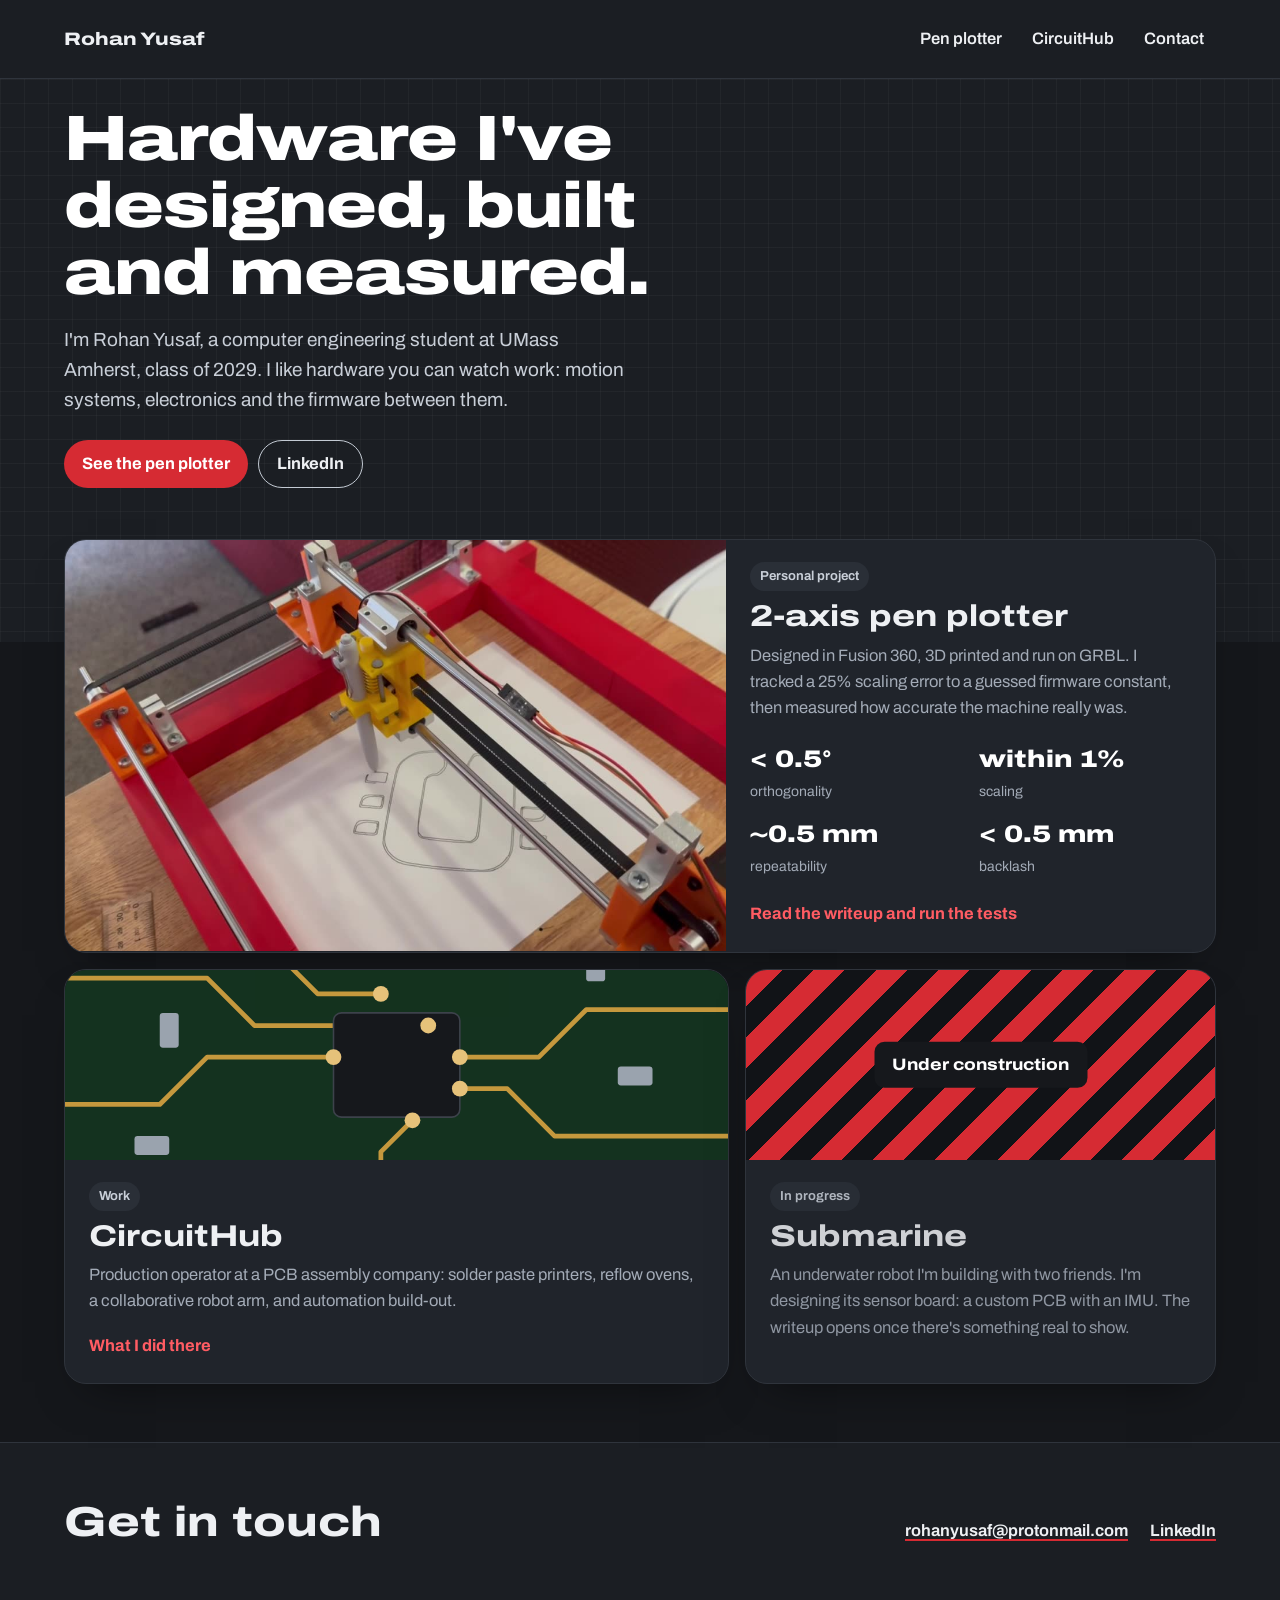
<file: index.html>
<!DOCTYPE html>
<html lang="en">
<head>
<meta charset="utf-8">
<meta name="viewport" content="width=device-width, initial-scale=1">
<title>Rohan Yusaf</title>
<meta name="description" content="Rohan Yusaf, computer engineering student at UMass Amherst. Hardware projects and work.">
<link rel="preconnect" href="https://fonts.googleapis.com">
<link rel="preconnect" href="https://fonts.gstatic.com" crossorigin>
<link href="https://fonts.googleapis.com/css2?family=Archivo:wdth,wght@62..125,300..900&display=swap" rel="stylesheet">
<link rel="stylesheet" href="site.css">
</head>
<body>
<nav class="top" aria-label="Main">
  <span class="me"><a href="index.html" style="color:inherit;text-decoration:none">Rohan Yusaf</a></span>
  <div class="links">
    <a href="plotter.html">Pen plotter</a>
    <a href="circuithub.html">CircuitHub</a>
    <a href="#contact">Contact</a>
  </div>
</nav>

<header class="hero band home-hero" id="top" style="padding-bottom:clamp(110px,12vw,170px)">
  <div class="in">
    <h1>Hardware I've designed, built and measured.</h1>
    <p class="lede">I'm Rohan Yusaf, a computer engineering student at UMass Amherst, class of 2029. I like hardware you can watch work: motion systems, electronics and the firmware between them.</p>
    <div class="links">
      <a class="pill" href="plotter.html">See the pen plotter</a>
      <a class="pill alt" href="https://www.linkedin.com/in/rohan-yusaf-605a70386">LinkedIn</a>
    </div>
  </div>
</header>

<main>
<section class="band" style="padding-top:0">
  <div class="in cards">
    <a class="card c-plotter" href="plotter.html">
      <video src="img/build.mp4" poster="img/video-poster.jpg" muted loop playsinline preload="metadata" data-auto aria-label="The pen plotter drawing the CircuitHub logo"></video>
      <div class="body">
        <span class="tag">Personal project</span>
        <h3>2-axis pen plotter</h3>
        <p>Designed in Fusion 360, 3D printed and run on GRBL. I tracked a 25% scaling error to a guessed firmware constant, then measured how accurate the machine really was.</p>
        <div class="stats">
          <div><b>&lt; 0.5°</b><span>orthogonality</span></div>
          <div><b>within 1%</b><span>scaling</span></div>
          <div><b>~0.5 mm</b><span>repeatability</span></div>
          <div><b>&lt; 0.5 mm</b><span>backlash</span></div>
        </div>
        <span class="go">Read the writeup and run the tests</span>
      </div>
    </a>

    <a class="card c-ch" href="circuithub.html">
      <div class="art"><svg viewBox="0 0 420 190" preserveAspectRatio="xMidYMid slice" aria-hidden="true">
  <rect width="420" height="190" fill="#14321f"/>
  <g fill="none" stroke="#d9a441" stroke-width="3" stroke-linecap="round" stroke-linejoin="round" opacity=".9">
    <path d="M0 40 H90 L120 70 H230"/><path d="M0 120 H60 L90 90 H170"/><path d="M420 60 H330 L300 90 H250"/>
    <path d="M420 140 H310 L280 110 H250"/><path d="M200 190 V150 L220 130"/><path d="M140 0 V30 L160 50 H200"/>
  </g>
  <rect x="170" y="62" width="80" height="66" rx="5" fill="#16181c" stroke="#3d424b"/>
  <g fill="#c9d0da"></g>
  <g fill="#e6c27a">
    <circle cx="230" cy="70" r="5"/><circle cx="170" cy="90" r="5"/><circle cx="250" cy="90" r="5"/><circle cx="250" cy="110" r="5"/><circle cx="220" cy="130" r="5"/><circle cx="200" cy="50" r="5"/>
  </g>
  <g fill="#9aa3ae">
    <rect x="44" y="140" width="22" height="12" rx="2"/><rect x="330" y="20" width="12" height="22" rx="2"/><rect x="350" y="96" width="22" height="12" rx="2"/><rect x="60" y="62" width="12" height="22" rx="2"/>
  </g>
</svg></div>
      <div class="body">
        <span class="tag">Work</span>
        <h3>CircuitHub</h3>
        <p>Production operator at a PCB assembly company: solder paste printers, reflow ovens, a collaborative robot arm, and automation build-out.</p>
        <span class="go">What I did there</span>
      </div>
    </a>

    <div class="card c-sub" aria-disabled="true">
      <div class="art"><span class="sign">Under construction</span></div>
      <div class="body">
        <span class="tag">In progress</span>
        <h3>Submarine</h3>
        <p>An underwater robot I'm building with two friends. I'm designing its sensor board: a custom PCB with an IMU. The writeup opens once there's something real to show.</p>
      </div>
    </div>
  </div>
</section>
</main>
<footer class="band" id="contact">
  <div class="in row">
    <h2>Get in touch</h2>
    <div class="links">
      <a href="mailto:rohanyusaf@protonmail.com">rohanyusaf@protonmail.com</a>
      <a href="https://www.linkedin.com/in/rohan-yusaf-605a70386">LinkedIn</a>
    </div>
  </div>
</footer>

<script>
{
const reduce = matchMedia("(prefers-reduced-motion: reduce)").matches;
document.querySelectorAll("video[data-auto]").forEach(v => {
  if (reduce) return;
  const io = new IntersectionObserver(es => es.forEach(en => { if (en.isIntersecting) v.play().catch(() => {}); else v.pause(); }), {threshold: .3});
  io.observe(v);
});
}
</script>
</body>
</html>
</file>
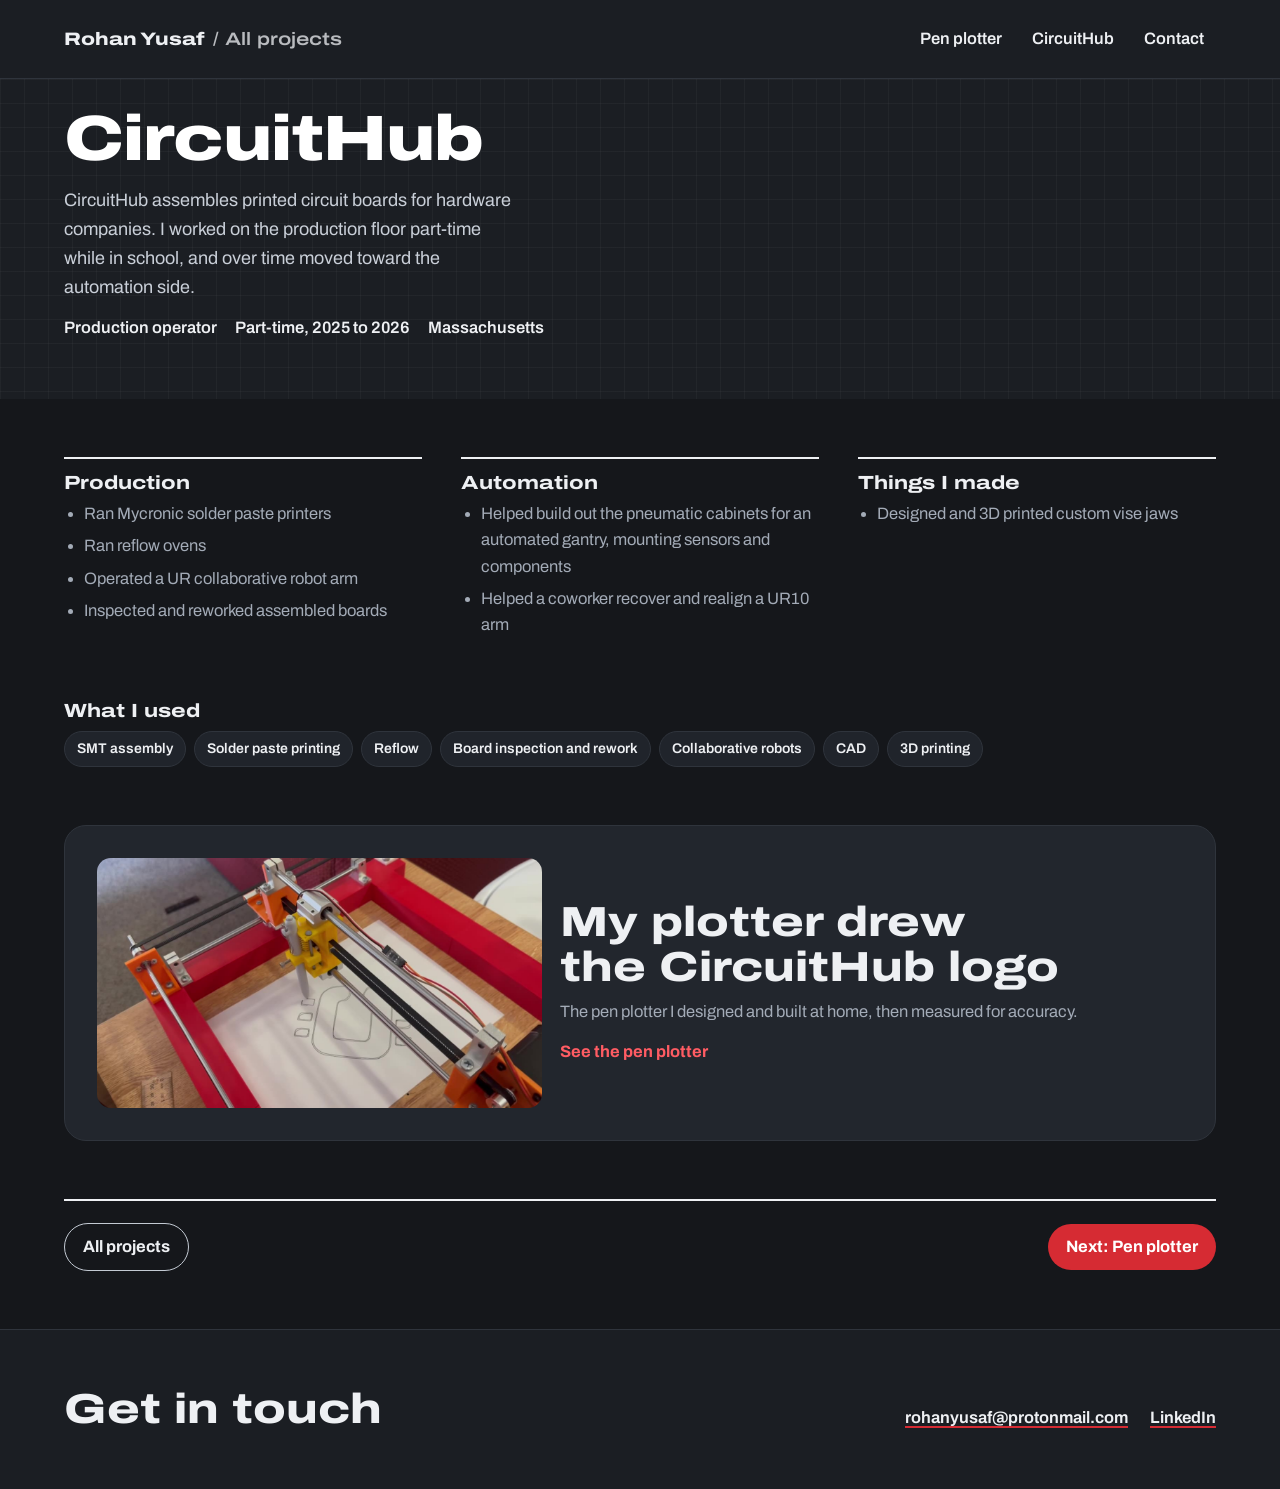
<file: circuithub.html>
<!DOCTYPE html>
<html lang="en">
<head>
<meta charset="utf-8">
<meta name="viewport" content="width=device-width, initial-scale=1">
<title>CircuitHub · Rohan Yusaf</title>
<meta name="description" content="Production operator at CircuitHub, a PCB assembly company: solder paste printing, reflow, collaborative robots and automation build-out.">
<link rel="preconnect" href="https://fonts.googleapis.com">
<link rel="preconnect" href="https://fonts.gstatic.com" crossorigin>
<link href="https://fonts.googleapis.com/css2?family=Archivo:wdth,wght@62..125,300..900&display=swap" rel="stylesheet">
<link rel="stylesheet" href="site.css">
</head>
<body>
<nav class="top" aria-label="Main">
  <span class="me"><a href="index.html" style="color:inherit;text-decoration:none">Rohan Yusaf</a> <a class="crumb" href="index.html">/ All projects</a></span>
  <div class="links">
    <a href="plotter.html">Pen plotter</a>
    <a href="circuithub.html">CircuitHub</a>
    <a href="#contact">Contact</a>
  </div>
</nav>

<header class="hero band" id="top">
  <div class="in">
    <h1>CircuitHub</h1>
    <p class="lede" style="margin-top:14px">CircuitHub assembles printed circuit boards for hardware companies. I worked on the production floor part-time while in school, and over time moved toward the automation side.</p>
    <div class="role"><span>Production operator</span><span>Part-time, 2025 to 2026</span><span>Massachusetts</span></div>
  </div>
</header>

<main>
<section class="band">
  <div class="in">
    <div class="cols">
      <div>
        <h3>Production</h3>
        <ul>
          <li>Ran Mycronic solder paste printers</li>
          <li>Ran reflow ovens</li>
          <li>Operated a UR collaborative robot arm</li>
          <li>Inspected and reworked assembled boards</li>
        </ul>
      </div>
      <div>
        <h3>Automation</h3>
        <ul>
          <li>Helped build out the pneumatic cabinets for an automated gantry, mounting sensors and components</li>
          <li>Helped a coworker recover and realign a UR10 arm</li>
        </ul>
      </div>
      <div>
        <h3>Things I made</h3>
        <ul>
          <li>Designed and 3D printed custom vise jaws</li>
        </ul>
      </div>
    </div>

    <h3 style="margin-top:clamp(36px,5vw,56px)">What I used</h3>
    <div class="chips">
      <span>SMT assembly</span><span>Solder paste printing</span><span>Reflow</span><span>Board inspection and rework</span><span>Collaborative robots</span><span>CAD</span><span>3D printing</span>
    </div>
  </div>
</section>

<section class="band" style="padding-top:0">
  <div class="in">
    <a class="linkcard" href="plotter.html">
      <video src="img/build.mp4" poster="img/video-poster.jpg" muted loop playsinline preload="metadata" data-auto aria-label="The pen plotter drawing the CircuitHub logo"></video>
      <div>
        <h2 style="margin-bottom:10px">My plotter drew the CircuitHub logo</h2>
        <p style="color:var(--muted)">The pen plotter I designed and built at home, then measured for accuracy.</p>
        <span class="go">See the pen plotter</span>
      </div>
    </a>
  </div>
</section>

<section class="band" style="padding-top:0">
  <div class="in backbar">
    <a class="pill alt" href="index.html">All projects</a>
    <a class="pill" href="plotter.html">Next: Pen plotter</a>
  </div>
</section>
</main>
<footer class="band" id="contact">
  <div class="in row">
    <h2>Get in touch</h2>
    <div class="links">
      <a href="mailto:rohanyusaf@protonmail.com">rohanyusaf@protonmail.com</a>
      <a href="https://www.linkedin.com/in/rohan-yusaf-605a70386">LinkedIn</a>
    </div>
  </div>
</footer>

<script>
{
const reduce = matchMedia("(prefers-reduced-motion: reduce)").matches;
document.querySelectorAll("video[data-auto]").forEach(v => {
  if (reduce) return;
  const io = new IntersectionObserver(es => es.forEach(en => { if (en.isIntersecting) v.play().catch(() => {}); else v.pause(); }), {threshold: .3});
  io.observe(v);
});
}
</script>
</body>
</html>
</file>
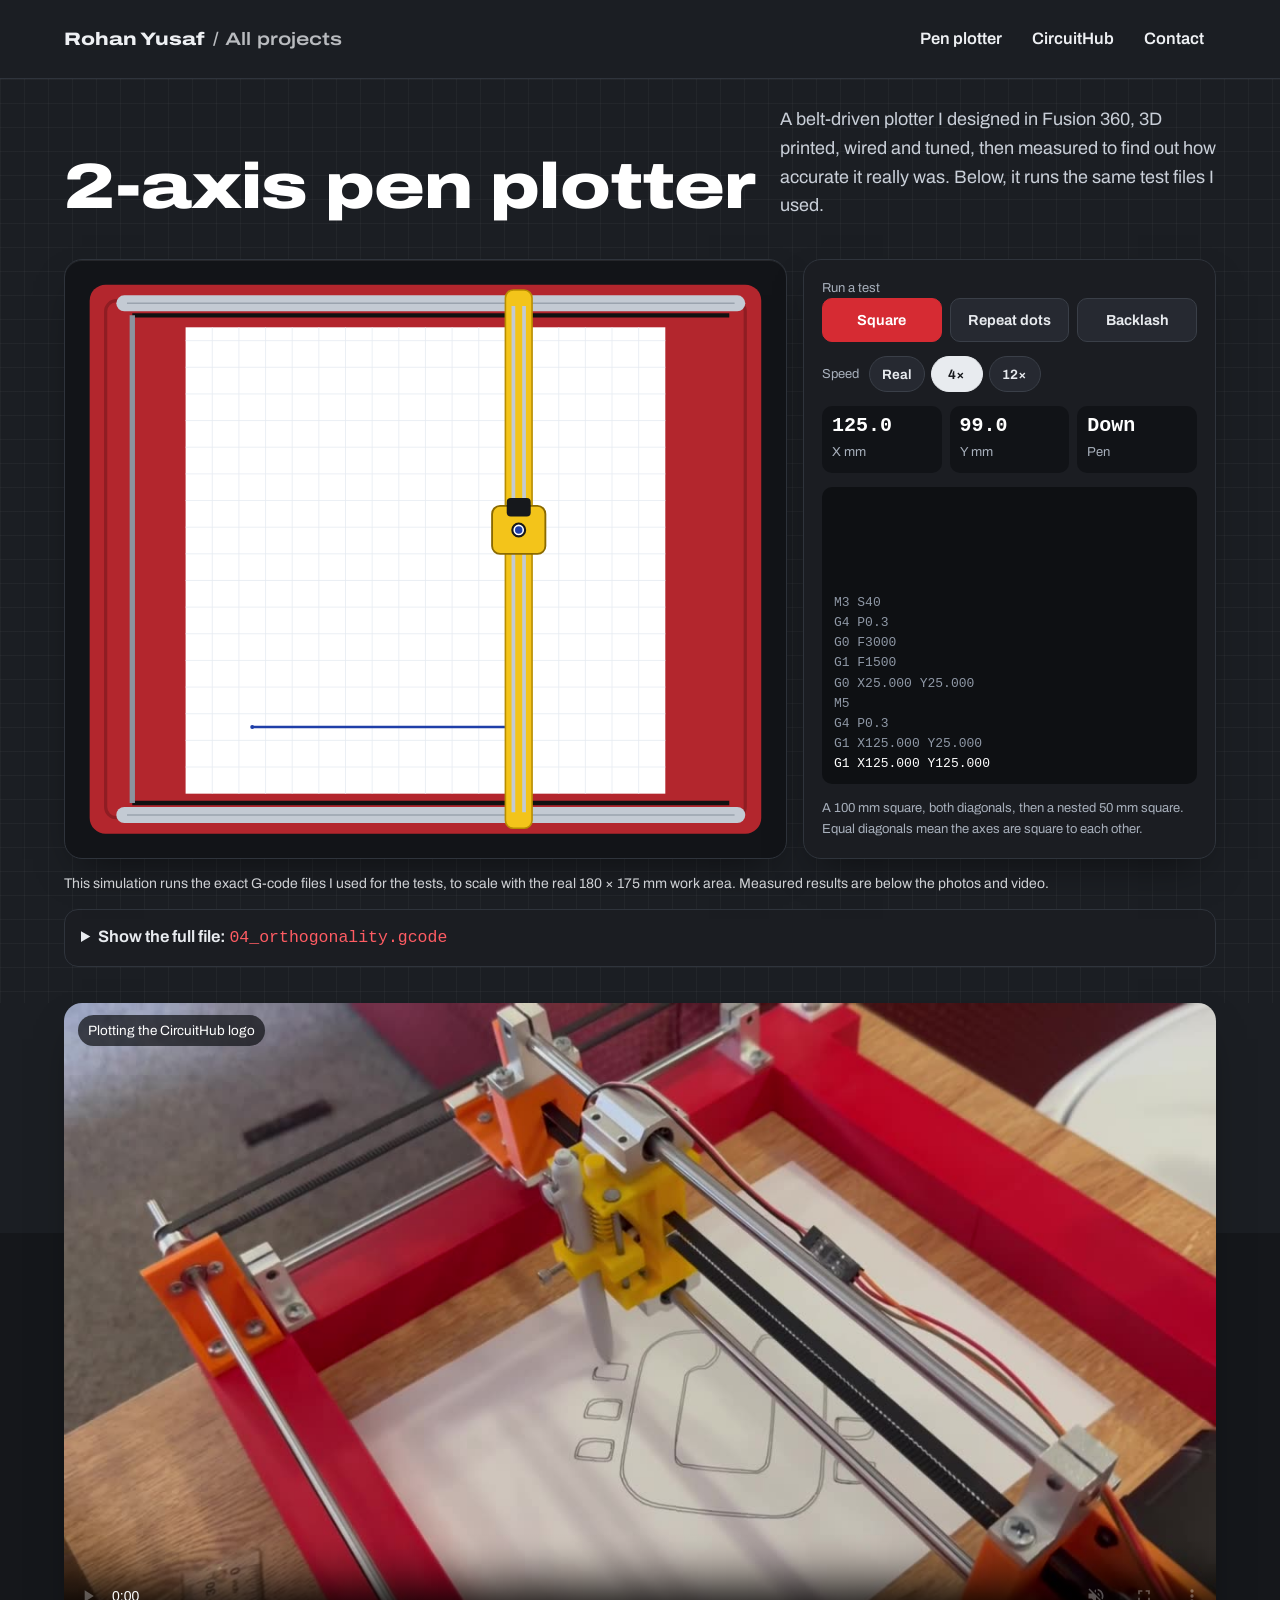
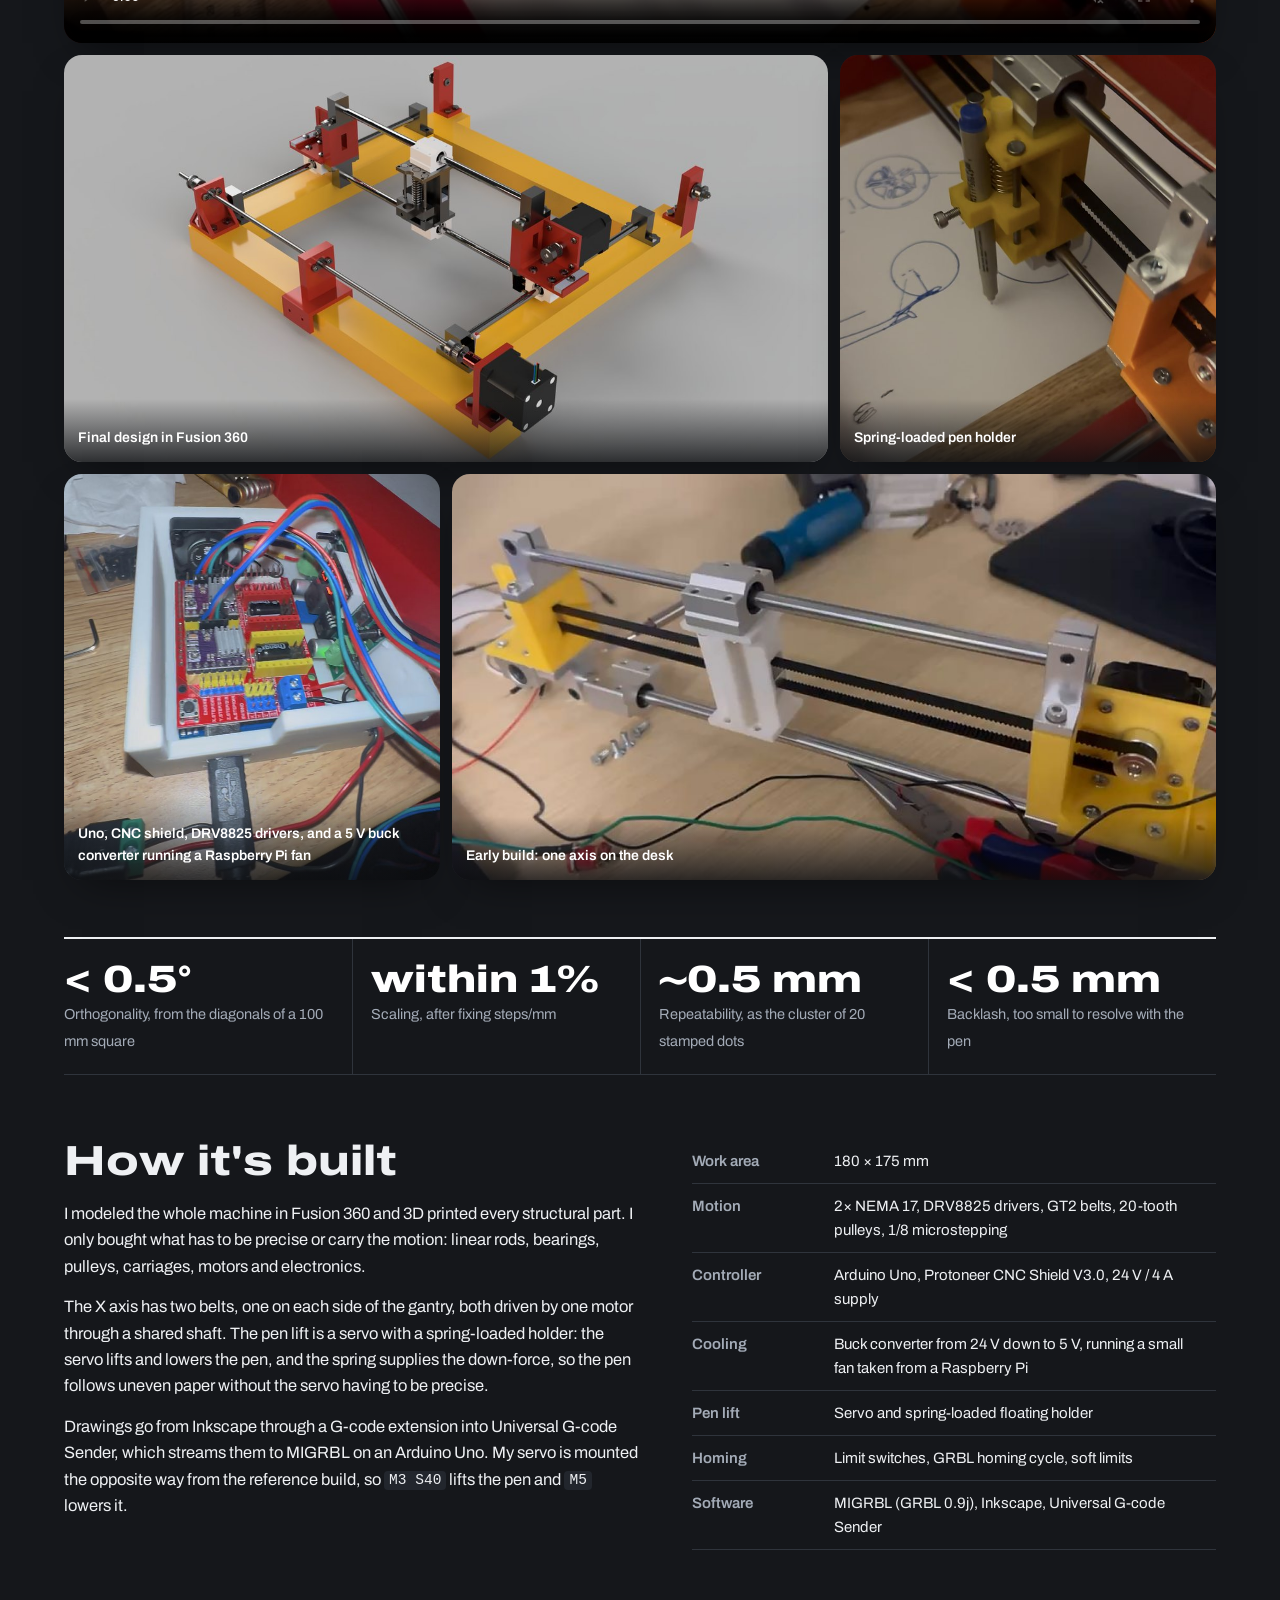
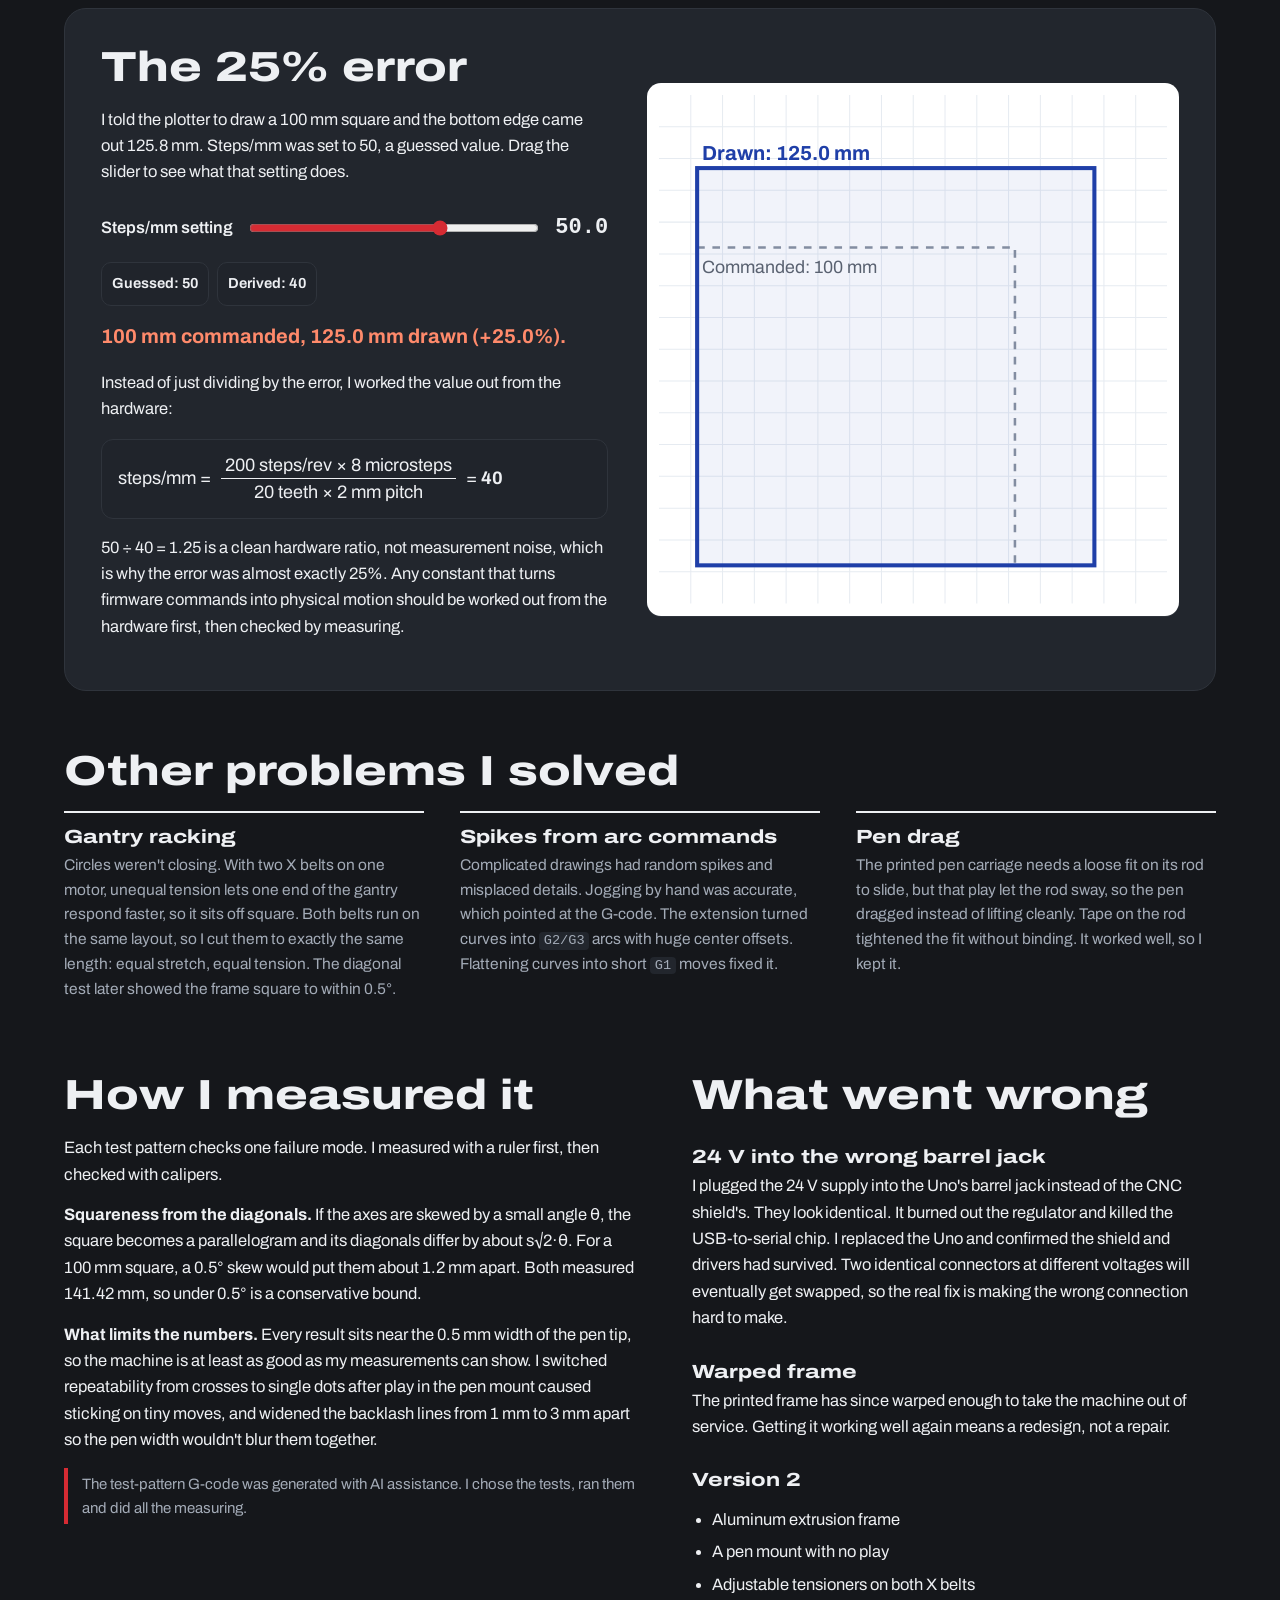
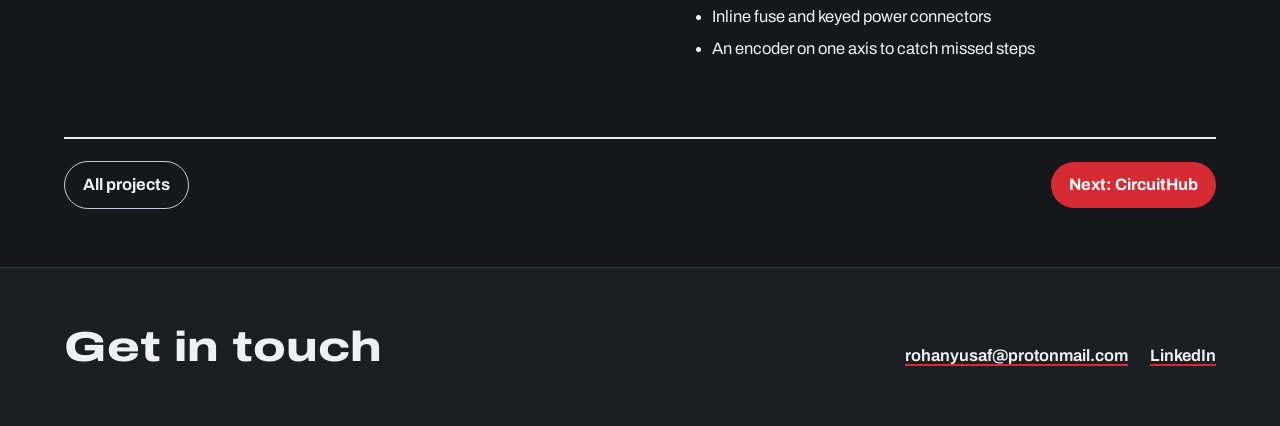
<file: plotter.html>
<!DOCTYPE html>
<html lang="en">
<head>
<meta charset="utf-8">
<meta name="viewport" content="width=device-width, initial-scale=1">
<title>Pen plotter · Rohan Yusaf</title>
<meta name="description" content="A belt-driven pen plotter I designed, built and measured: orthogonality under 0.5°, scaling within 1%, repeatability about 0.5 mm.">
<link rel="preconnect" href="https://fonts.googleapis.com">
<link rel="preconnect" href="https://fonts.gstatic.com" crossorigin>
<link href="https://fonts.googleapis.com/css2?family=Archivo:wdth,wght@62..125,300..900&display=swap" rel="stylesheet">
<link rel="stylesheet" href="site.css">
</head>
<body>
<nav class="top" aria-label="Main">
  <span class="me"><a href="index.html" style="color:inherit;text-decoration:none">Rohan Yusaf</a> <a class="crumb" href="index.html">/ All projects</a></span>
  <div class="links">
    <a href="plotter.html">Pen plotter</a>
    <a href="circuithub.html">CircuitHub</a>
    <a href="#contact">Contact</a>
  </div>
</nav>

<header class="hero band" id="top" style="padding-bottom:clamp(20px,3vw,36px)">
  <div class="in">
    <div class="intro">
      <h1>2-axis pen plotter</h1>
      <p class="lede">A belt-driven plotter I designed in Fusion 360, 3D printed, wired and tuned, then measured to find out how accurate it really was. Below, it runs the same test files I used.</p>
    </div>

    <div class="rig">
      <div class="bed">
        <svg id="sim" viewBox="0 0 260 214" role="img" aria-labelledby="simT simD">
          <title id="simT">Top-down view of the pen plotter</title>
          <desc id="simD">A gantry rides on two X belts driven by one motor through a shared shaft. A yellow carriage moves the pen along the gantry and draws the selected test pattern on the paper.</desc>
        </svg>
      </div>
      <div class="panel">
        <div>
          <div class="lbl" id="testsL">Run a test</div>
          <div class="tests" role="group" aria-labelledby="testsL">
            <button type="button" data-t="square" aria-pressed="true">Square</button>
            <button type="button" data-t="dots" aria-pressed="false">Repeat dots</button>
            <button type="button" data-t="backlash" aria-pressed="false">Backlash</button>
          </div>
        </div>
        <div class="speed" role="group" aria-label="Playback speed">
          <span class="lbl">Speed</span>
          <button type="button" data-s="1" aria-pressed="false">Real</button>
          <button type="button" data-s="4" aria-pressed="true">4×</button>
          <button type="button" data-s="12" aria-pressed="false">12×</button>
        </div>
        <div class="dro" aria-live="off">
          <div><b id="dx">0.0</b><span>X mm</span></div>
          <div><b id="dy">0.0</b><span>Y mm</span></div>
          <div><b id="dp">Up</b><span>Pen</span></div>
        </div>
        <div class="console" id="con" aria-label="G-code being sent"></div>
        <p class="simnote" id="what"></p>
      </div>
    </div>
    <p class="caption">This simulation runs the exact G-code files I used for the tests, to scale with the real 180 × 175 mm work area. Measured results are below the photos and video.</p>
    <details class="file">
      <summary>Show the full file: <span id="fname"></span></summary>
      <div class="filebar"><button type="button" class="btn" id="copyf">Copy file</button></div>
      <pre id="ftext"></pre>
    </details>
  </div>
</header>

<main>
<section class="gallery" aria-label="Photos and video of the build">
  <div class="in gal">
    <figure class="g-video">
      <video id="vid" src="img/build.mp4" poster="img/video-poster.jpg" muted loop playsinline preload="metadata" controls></video>
      <figcaption>Plotting the CircuitHub logo</figcaption>
    </figure>
    <button type="button" class="g-tile g-wide" data-full="img/fusion.jpg"><img src="img/fusion.jpg" alt="Fusion 360 render of the full plotter" loading="lazy"><span>Final design in Fusion 360</span></button>
    <button type="button" class="g-tile g-tall" data-full="img/pen-holder.jpg"><img src="img/pen-holder.jpg" alt="The spring-loaded pen holder on the carriage, drawing on paper" loading="lazy"><span>Spring-loaded pen holder</span></button>
    <button type="button" class="g-tile g-tall" data-full="img/electronics.jpg"><img src="img/electronics.jpg" alt="Arduino Uno with CNC shield and DRV8825 drivers, a buck converter and a small fan in an enclosure" loading="lazy"><span>Uno, CNC shield, DRV8825 drivers, and a 5 V buck converter running a Raspberry Pi fan</span></button>
    <button type="button" class="g-tile g-wide" data-full="img/first-axis.jpg"><img src="img/first-axis.jpg" alt="One axis assembled on a desk: rods, belt, carriage and motor" loading="lazy"><span>Early build: one axis on the desk</span></button>
  </div>
</section>
<div class="lightbox" id="lb" hidden>
  <button type="button" class="lb-close" id="lbClose" aria-label="Close photo">Close</button>
  <img id="lbImg" alt="">
  <p id="lbCap"></p>
</div>

<section class="band" id="plotter">
  <div class="in">
    <div class="results" aria-label="Measured accuracy">
      <div><b>&lt; 0.5°</b><span>Orthogonality, from the diagonals of a 100 mm square</span></div>
      <div><b>within 1%</b><span>Scaling, after fixing steps/mm</span></div>
      <div><b>~0.5 mm</b><span>Repeatability, as the cluster of 20 stamped dots</span></div>
      <div><b>&lt; 0.5 mm</b><span>Backlash, too small to resolve with the pen</span></div>
    </div>

    <div class="two" style="margin-top:clamp(36px,5vw,64px)">
      <div>
        <h2>How it's built</h2>
        <div class="measure">
          <p>I modeled the whole machine in Fusion 360 and 3D printed every structural part. I only bought what has to be precise or carry the motion: linear rods, bearings, pulleys, carriages, motors and electronics.</p>
          <p>The X axis has two belts, one on each side of the gantry, both driven by one motor through a shared shaft. The pen lift is a servo with a spring-loaded holder: the servo lifts and lowers the pen, and the spring supplies the down-force, so the pen follows uneven paper without the servo having to be precise.</p>
          <p>Drawings go from Inkscape through a G-code extension into Universal G-code Sender, which streams them to MIGRBL on an Arduino Uno. My servo is mounted the opposite way from the reference build, so <code>M3 S40</code> lifts the pen and <code>M5</code> lowers it.</p>
        </div>
      </div>
      <div>
        <table>
          <tbody>
            <tr><th scope="row">Work area</th><td>180 × 175 mm</td></tr>
            <tr><th scope="row">Motion</th><td>2× NEMA 17, DRV8825 drivers, GT2 belts, 20-tooth pulleys, 1/8 microstepping</td></tr>
            <tr><th scope="row">Controller</th><td>Arduino Uno, Protoneer CNC Shield V3.0, 24 V / 4 A supply</td></tr>
            <tr><th scope="row">Cooling</th><td>Buck converter from 24 V down to 5 V, running a small fan taken from a Raspberry Pi</td></tr>
            <tr><th scope="row">Pen lift</th><td>Servo and spring-loaded floating holder</td></tr>
            <tr><th scope="row">Homing</th><td>Limit switches, GRBL homing cycle, soft limits</td></tr>
            <tr><th scope="row">Software</th><td>MIGRBL (GRBL 0.9j), Inkscape, Universal G-code Sender</td></tr>
          </tbody>
        </table>
      </div>
    </div>

  </div>
</section>

<section class="band" style="padding-top:0">
  <div class="in">
    <div class="lab">
      <div>
        <h2>The 25% error</h2>
        <p class="measure">I told the plotter to draw a 100 mm square and the bottom edge came out 125.8 mm. Steps/mm was set to 50, a guessed value. Drag the slider to see what that setting does.</p>
        <div class="slider">
          <label for="spm" class="lbl" style="font-weight:600">Steps/mm setting</label>
          <input type="range" id="spm" min="30" max="60" step="0.5" value="50">
          <output id="spmv" for="spm">50.0</output>
        </div>
        <div class="presets">
          <button type="button" class="btn" data-v="50">Guessed: 50</button>
          <button type="button" class="btn" data-v="40">Derived: 40</button>
        </div>
        <p class="readout" id="ro"></p>
        <p style="margin-top:18px">Instead of just dividing by the error, I worked the value out from the hardware:</p>
        <div class="eq" aria-label="steps per mm equals 200 times 8 over 20 times 2 millimetres, which equals 40">
          <span>steps/mm =</span>
          <span class="frac"><span>200 steps/rev × 8 microsteps</span><span>20 teeth × 2 mm pitch</span></span>
          <span>= <b>40</b></span>
        </div>
        <p class="measure">50 ÷ 40 = 1.25 is a clean hardware ratio, not measurement noise, which is why the error was almost exactly 25%. Any constant that turns firmware commands into physical motion should be worked out from the hardware first, then checked by measuring.</p>
      </div>
      <div class="fig">
        <svg id="lab" viewBox="0 0 200 200" role="img" aria-labelledby="labT"><title id="labT">Commanded 100 mm square compared with the square actually drawn</title></svg>
      </div>
    </div>
  </div>
</section>

<section class="band" style="padding-top:0">
  <div class="in">
    <h2>Other problems I solved</h2>
    <div class="probs">
      <div>
        <h3>Gantry racking</h3>
        <p>Circles weren't closing. With two X belts on one motor, unequal tension lets one end of the gantry respond faster, so it sits off square. Both belts run on the same layout, so I cut them to exactly the same length: equal stretch, equal tension. The diagonal test later showed the frame square to within 0.5°.</p>
      </div>
      <div>
        <h3>Spikes from arc commands</h3>
        <p>Complicated drawings had random spikes and misplaced details. Jogging by hand was accurate, which pointed at the G-code. The extension turned curves into <code>G2/G3</code> arcs with huge center offsets. Flattening curves into short <code>G1</code> moves fixed it.</p>
      </div>
      <div>
        <h3>Pen drag</h3>
        <p>The printed pen carriage needs a loose fit on its rod to slide, but that play let the rod sway, so the pen dragged instead of lifting cleanly. Tape on the rod tightened the fit without binding. It worked well, so I kept it.</p>
      </div>
    </div>
  </div>
</section>

<section class="band" style="padding-top:0">
  <div class="in two">
    <div class="measure">
      <h2>How I measured it</h2>
      <p>Each test pattern checks one failure mode. I measured with a ruler first, then checked with calipers.</p>
      <p><b>Squareness from the diagonals.</b> If the axes are skewed by a small angle θ, the square becomes a parallelogram and its diagonals differ by about s√2·θ. For a 100 mm square, a 0.5° skew would put them about 1.2 mm apart. Both measured 141.42 mm, so under 0.5° is a conservative bound.</p>
      <p><b>What limits the numbers.</b> Every result sits near the 0.5 mm width of the pen tip, so the machine is at least as good as my measurements can show. I switched repeatability from crosses to single dots after play in the pen mount caused sticking on tiny moves, and widened the backlash lines from 1 mm to 3 mm apart so the pen width wouldn't blur them together.</p>
      <p class="note">The test-pattern G-code was generated with AI assistance. I chose the tests, ran them and did all the measuring.</p>
    </div>
    <div class="measure">
      <h2>What went wrong</h2>
      <h3>24 V into the wrong barrel jack</h3>
      <p>I plugged the 24 V supply into the Uno's barrel jack instead of the CNC shield's. They look identical. It burned out the regulator and killed the USB-to-serial chip. I replaced the Uno and confirmed the shield and drivers had survived. Two identical connectors at different voltages will eventually get swapped, so the real fix is making the wrong connection hard to make.</p>
      <h3>Warped frame</h3>
      <p>The printed frame has since warped enough to take the machine out of service. Getting it working well again means a redesign, not a repair.</p>
      <h3>Version 2</h3>
      <ul>
        <li>Aluminum extrusion frame</li>
        <li>A pen mount with no play</li>
        <li>Adjustable tensioners on both X belts</li>
        <li>Inline fuse and keyed power connectors</li>
        <li>An encoder on one axis to catch missed steps</li>
      </ul>
    </div>
  </div>
</section>

<section class="band" style="padding-top:0">
  <div class="in backbar">
    <a class="pill alt" href="index.html">All projects</a>
    <a class="pill" href="circuithub.html">Next: CircuitHub</a>
  </div>
</section>
</main>

<footer class="band" id="contact">
  <div class="in row">
    <h2>Get in touch</h2>
    <div class="links">
      <a href="mailto:rohanyusaf@protonmail.com">rohanyusaf@protonmail.com</a>
      <a href="https://www.linkedin.com/in/rohan-yusaf-605a70386">LinkedIn</a>
    </div>
  </div>
</footer>

<script>
{
const NS = "http://www.w3.org/2000/svg";
const reduce = matchMedia("(prefers-reduced-motion: reduce)").matches;
const el = (tag, attrs, parent) => { const n = document.createElementNS(NS, tag); for (const k in attrs) n.setAttribute(k, attrs[k]); if (parent) parent.appendChild(n); return n; };

/* ---------- gallery: lightbox and video ---------- */
const lb = document.getElementById("lb"), lbImg = document.getElementById("lbImg"), lbCap = document.getElementById("lbCap");
let lastTile = null;
function openLb(t) { lastTile = t; lbImg.src = t.dataset.full; lbImg.alt = t.querySelector("img").alt; lbCap.textContent = t.querySelector("span").textContent; lb.hidden = false; document.getElementById("lbClose").focus(); }
function closeLb() { lb.hidden = true; lbImg.removeAttribute("src"); if (lastTile) lastTile.focus(); }
document.querySelectorAll(".g-tile").forEach(t => t.addEventListener("click", () => openLb(t)));
document.getElementById("lbClose").addEventListener("click", closeLb);
lb.addEventListener("click", e => { if (e.target === lb) closeLb(); });
document.addEventListener("keydown", e => { if (e.key === "Escape" && !lb.hidden) closeLb(); });
const vid = document.getElementById("vid");
if (!reduce) { const io = new IntersectionObserver(es => es.forEach(en => { if (en.isIntersecting) vid.play().catch(() => {}); else vid.pause(); }), {threshold: .35}); io.observe(vid); }

/* ---------- plotter simulation ---------- */
/* Machine coords in mm: X 0..180, Y 0..175, origin bottom-left. SVG: paper at (40,20), 1 unit = 1 mm. */
const svg = document.getElementById("sim");
const OX = 40, OY = 20, W = 180, H = 175;
const sx = x => OX + x, sy = y => OY + H - y;

/* frame, rails, belts, motor + shared shaft */
el("rect", {x: 4, y: 4, width: 252, height: 206, rx: 6, fill: "#b3262d"}, svg);
el("rect", {x: 10, y: 10, width: 240, height: 194, rx: 4, fill: "none", stroke: "#8f1d23", "stroke-width": 1.2}, svg);
const paper = el("rect", {x: OX, y: OY, width: W, height: H, fill: "#fff"}, svg);
const grid = el("g", {stroke: "#e6ebf1", "stroke-width": .3}, svg);
for (let i = 10; i < W; i += 10) el("line", {x1: sx(i), y1: OY, x2: sx(i), y2: OY + H}, grid);
for (let j = 10; j < H; j += 10) el("line", {x1: OX, y1: sy(j), x2: OX + W, y2: sy(j)}, grid);
const ink = el("g", {fill: "none", stroke: "#1f3fa8", "stroke-width": .9, "stroke-linecap": "round", "stroke-linejoin": "round"}, svg);
const dims = el("g", {}, svg);
/* X rails (top and bottom) with belts */
[11, 203].forEach(y => {
  el("rect", {x: 14, y: y - 3, width: 236, height: 6, rx: 3, fill: "#c3cad3"}, svg);
  el("line", {x1: 18, y1: y, x2: 246, y2: y, stroke: "#9aa3ae", "stroke-width": .6}, svg);
  el("line", {x1: 20, y1: y + (y < 100 ? 4.5 : -4.5), x2: 244, y2: y + (y < 100 ? 4.5 : -4.5), stroke: "#111", "stroke-width": 1.6}, svg);
});
/* shared shaft on the left */
el("line", {x1: 20, y1: 15.5, x2: 20, y2: 198.5, stroke: "#8b939e", "stroke-width": 2}, svg);
/* gantry (moves in X) with carriage (moves in Y) */
const gantry = el("g", {}, svg);
el("rect", {x: -5, y: 6, width: 10, height: 202, rx: 3, fill: "#f3c41a", stroke: "#b88d00", "stroke-width": .6}, gantry);
el("line", {x1: -2, y1: 12, x2: -2, y2: 202, stroke: "#c3cad3", "stroke-width": 1.4}, gantry);
el("line", {x1: 2, y1: 12, x2: 2, y2: 202, stroke: "#c3cad3", "stroke-width": 1.4}, gantry);
const carriage = el("g", {}, gantry);
el("rect", {x: -10, y: -9, width: 20, height: 18, rx: 3, fill: "#f3c41a", stroke: "#8a6a00", "stroke-width": .7}, carriage);
el("rect", {x: -4.5, y: -12, width: 9, height: 7, rx: 1.5, fill: "#16181c"}, carriage); /* servo */
const penRing = el("circle", {r: 3.2, fill: "#fff", stroke: "#16181c", "stroke-width": .8}, carriage);
const penTip = el("circle", {r: 1.4, fill: "#1f3fa8"}, carriage);
const mark = el("circle", {r: 3, fill: "none", stroke: "#1f3fa8", "stroke-width": .5, opacity: 0}, svg);

let pos = {x: 0, y: 0}, penDown = false;
const dx = document.getElementById("dx"), dy = document.getElementById("dy"), dp = document.getElementById("dp");
const con = document.getElementById("con"), what = document.getElementById("what");
function place() {
  gantry.setAttribute("transform", `translate(${sx(pos.x)},0)`);
  carriage.setAttribute("transform", `translate(0,${sy(pos.y)})`);
  penRing.setAttribute("r", penDown ? 2.4 : 3.2);
  penTip.setAttribute("opacity", penDown ? 1 : .35);
  dx.textContent = pos.x.toFixed(1); dy.textContent = pos.y.toFixed(1); dp.textContent = penDown ? "Down" : "Up";
}
function log(line) {
  const d = document.createElement("div");
  const [c, ...rest] = line.split(" ;");
  d.textContent = c;
  if (rest.length) { const s = document.createElement("span"); s.className = "c"; s.textContent = " ;" + rest.join(" ;"); d.appendChild(s); }
  con.appendChild(d);
  while (con.children.length > 9) con.firstChild.remove();
}

/* ---------- the exact test files ----------
   These generators reproduce, line for line, the G-code files I ran:
   04_orthogonality.gcode, 01b_repeatability_dots.gcode, 03b_backlash_pen_aware.gcode */
const f3 = n => n.toFixed(3);
function fileSquare() {
  const L = ["; TEST 4: ORTHOGONALITY -- 100mm square, diagonals, nested squares", "; Pen UP = M3 S40, Pen DOWN = M5", "; Work area 150x150, units mm, absolute positioning", "G21", "G90", "M3 S40", "G4 P0.3", "G0 F3000", "G1 F1500"];
  const up = () => L.push("M3 S40", "G4 P0.3"), dn = () => L.push("M5", "G4 P0.3");
  const go = (x, y) => L.push(`G0 X${f3(x)} Y${f3(y)}`), dr = (x, y) => L.push(`G1 X${f3(x)} Y${f3(y)}`);
  go(25, 25); dn(); dr(125, 25); dr(125, 125); dr(25, 125); dr(25, 25); up();
  go(25, 25); dn(); dr(125, 125); up();
  go(25, 125); dn(); dr(125, 25); up();
  go(50, 50); dn(); dr(100, 50); dr(100, 100); dr(50, 100); dr(50, 50); up();
  for (const [x, y, dx, dy] of [[25, 25, -2, -2], [125, 25, 2, -2], [125, 125, 2, 2], [25, 125, -2, 2]]) { go(x, y); dn(); dr(x + dx, y + dy); up(); }
  L.push("; --- Park at origin ---", "M3 S40", "G4 P0.3", "G0 X0 Y0");
  return L;
}
function fileDots() {
  const L = ["; TEST 1 (REDESIGNED): REPEATABILITY -- single-dot stamping", "; 20 hits at (75,75), 5 each from N/S/E/W approach", "; Pen UP = M3 S40, Pen DOWN = M5", "G21", "G90", "M3 S40", "G4 P0.3", "G0 F3000"];
  const s = 20;
  for (const [name, x, y] of [["South", 75, 75 - s], ["North", 75, 75 + s], ["West", 75 - s, 75], ["East", 75 + s, 75]]) {
    L.push(`; --- Approach from ${name} (5x) ---`);
    for (let i = 0; i < 5; i++) L.push(`G0 X${f3(x)} Y${f3(y)}`, "G4 P0.3", `G0 X${f3(75)} Y${f3(75)}`, "G4 P0.3", "M5", "G4 P0.4", "M3 S40", "G4 P0.3");
  }
  L.push("; --- Park ---", "M3 S40", "G4 P0.3", "G0 X0 Y0");
  return L;
}
function fileBacklash() {
  const L = ["; TEST 3 (REDESIGNED): BACKLASH measurement", "; Spacing optimized for 0.5 mm pen tip", "; Pen UP = M3 S40, Pen DOWN = M5", "G21", "G90", "M3 S40", "G4 P0.3", "G0 F3000", "G1 F1500"];
  const line = (x1, y1, x2, y2) => L.push("M3 S40", "G4 P0.3", `G0 X${f3(x1)} Y${f3(y1)}`, "M5", "G4 P0.3", `G1 X${f3(x2)} Y${f3(y2)}`, "M3 S40", "G4 P0.3");
  const GAP = 3, TICK = 6, OFF = 5;
  L.push("; ===== X-AXIS BACKLASH (horizontal lines) =====");
  for (const yc of [40, 75, 110]) {
    L.push(`; --- X-axis line trio at Y=${yc} ---`);
    line(25, yc + GAP, 125, yc + GAP); line(25, yc, 125, yc); line(125, yc - GAP, 25, yc - GAP);
    const tt = yc + GAP + TICK / 2, tb = yc - GAP - TICK / 2;
    line(25 - OFF, tb, 25 - OFF, tt); line(125 + OFF, tb, 125 + OFF, tt);
  }
  L.push("; ===== Y-AXIS BACKLASH (vertical lines) =====");
  for (const xc of [40, 75, 110]) {
    L.push(`; --- Y-axis line trio at X=${xc} ---`);
    line(xc + GAP, 25, xc + GAP, 125); line(xc, 25, xc, 125); line(xc - GAP, 125, xc - GAP, 25);
    const tl = xc - GAP - TICK / 2, tr = xc + GAP + TICK / 2;
    line(tl, 25 - OFF, tr, 25 - OFF); line(tl, 125 + OFF, tr, 125 + OFF);
  }
  L.push("; --- Park ---", "M3 S40", "G4 P0.3", "G0 X0 Y0");
  return L;
}
const files = {
  square: {name: "04_orthogonality.gcode", lines: fileSquare(), blurb: "A 100 mm square, both diagonals, then a nested 50 mm square. Equal diagonals mean the axes are square to each other."},
  dots: {name: "01b_repeatability_dots.gcode", lines: fileDots(), blurb: "The pen goes back to (75, 75) 20 times, 5 from each direction, and stamps a dot without dragging. Every dot is commanded to the same point. On paper they formed a cluster about 0.5 mm across."},
  backlash: {name: "03b_backlash_pen_aware.gcode", lines: fileBacklash(), blurb: "Trios of lines 3 mm apart: two drawn one way as a control, one drawn the other way, with reference ticks at the ends. All three lines in every trio measured the same."}
};

/* ---------- a small G-code interpreter: runs the file text above ---------- */
let ops = [], idx = 0, cur = null, raf = 0, last = 0, speed = 4, current = "square";
const RAPID = 3000; /* G0 shown at 3000 mm/min; GRBL actually runs G0 at the machine's max rate */
function parse(lines) {
  const out = []; let feed = 1500;
  for (const raw of lines) {
    const s = raw.trim(); if (!s) continue;
    const code = s.split(";")[0].trim();
    const op = {text: s, t: "log"};
    const g = code.match(/^G([0-4])\b/), xm = code.match(/X(-?[\d.]+)/), ym = code.match(/Y(-?[\d.]+)/), fm = code.match(/F([\d.]+)/), pm = code.match(/P([\d.]+)/);
    if (g && g[1] === "1" && fm) feed = parseFloat(fm[1]);
    if (g && (g[1] === "0" || g[1] === "1") && (xm || ym)) Object.assign(op, {t: "move", rapid: g[1] === "0", x: xm ? +xm[1] : null, y: ym ? +ym[1] : null, f: g[1] === "0" ? RAPID : feed});
    else if (g && g[1] === "4" && pm) Object.assign(op, {t: "dwell", s: parseFloat(pm[1])});
    else if (/^M5\b/.test(code)) Object.assign(op, {t: "pen", d: true});
    else if (/^M3\b/.test(code)) Object.assign(op, {t: "pen", d: false});
    out.push(op);
  }
  return out;
}
function start(name) {
  cancelAnimationFrame(raf); current = name;
  ink.replaceChildren(); dims.replaceChildren(); con.replaceChildren(); mark.setAttribute("opacity", 0);
  pos = {x: 0, y: 0}; penDown = false; place();
  what.textContent = files[name].blurb;
  fileName.textContent = files[name].name;
  fileText.textContent = files[name].lines.join("\n");
  ops = parse(files[name].lines); idx = 0; cur = null;
  if (reduce) { while (idx < ops.length) { begin(ops[idx]); finish(ops[idx]); idx++; } place(); afterRun(); return; }
  last = performance.now(); raf = requestAnimationFrame(tick);
}
function begin(op) {
  log(op.text);
  if (op.t === "move") {
    const tx = op.x ?? pos.x, ty = op.y ?? pos.y;
    op.from = {...pos}; op.to = {x: tx, y: ty};
    op.dur = Math.hypot(tx - pos.x, ty - pos.y) / (op.f / 60);
    op.line = penDown && op.dur > 0 ? el("line", {x1: sx(pos.x), y1: sy(pos.y), x2: sx(pos.x), y2: sy(pos.y)}, ink) : null;
  } else if (op.t === "dwell") op.dur = op.s;
  else if (op.t === "pen") { penDown = op.d; op.dur = 0; if (op.d) el("circle", {cx: sx(pos.x), cy: sy(pos.y), r: .3, fill: "#1f3fa8"}, ink); }
  else op.dur = 0;
  op.el = 0;
}
function finish(op) {
  if (op.t === "move") { pos = {...op.to}; if (op.line) { op.line.setAttribute("x2", sx(pos.x)); op.line.setAttribute("y2", sy(pos.y)); } }
}
function tick(now) {
  let dt = Math.min((now - last) / 1000, .05) * speed; last = now;
  while (dt > 0 && idx < ops.length) {
    const op = ops[idx];
    if (!cur) { begin(op); cur = op; }
    const left = op.dur - op.el;
    if (dt >= left) { dt -= left; finish(op); cur = null; idx++; continue; }
    op.el += dt; dt = 0;
    if (op.t === "move") {
      const k = op.el / op.dur;
      pos = {x: op.from.x + (op.to.x - op.from.x) * k, y: op.from.y + (op.to.y - op.from.y) * k};
      if (op.line) { op.line.setAttribute("x2", sx(pos.x)); op.line.setAttribute("y2", sy(pos.y)); }
    }
  }
  place();
  if (idx < ops.length) raf = requestAnimationFrame(tick); else afterRun();
}
function afterRun() {
  if (current === "square") drawDims();
  if (current === "dots") { mark.setAttribute("cx", sx(75)); mark.setAttribute("cy", sy(75)); mark.setAttribute("opacity", 1); }
}
function drawDims() {
  const g = dims, a = 25, b = 25;
  el("line", {x1: sx(a), y1: sy(b) + 8, x2: sx(a + 100), y2: sy(b) + 8, stroke: "#596170", "stroke-width": .4}, g);
  [a, a + 100].forEach(x => el("line", {x1: sx(x), y1: sy(b) + 5, x2: sx(x), y2: sy(b) + 11, stroke: "#596170", "stroke-width": .4}, g));
  el("text", {x: sx(a + 50), y: sy(b) + 16, "text-anchor": "middle", "font-size": 5.5, fill: "#596170", "font-family": "Archivo, sans-serif"}, g).textContent = "100 mm";
  el("text", {x: sx(a + 50), y: sy(b + 100) - 5, "text-anchor": "middle", "font-size": 6, "font-weight": 700, fill: "#1f3fa8", "font-family": "Archivo, sans-serif"}, g).textContent = "Both diagonals: 141.42 mm";
}

const fileName = document.getElementById("fname"), fileText = document.getElementById("ftext");
const btns = document.querySelectorAll(".tests button");
btns.forEach(b => b.addEventListener("click", () => {
  btns.forEach(o => o.setAttribute("aria-pressed", o === b ? "true" : "false"));
  start(b.dataset.t);
}));
const sbtns = document.querySelectorAll(".speed button");
sbtns.forEach(b => b.addEventListener("click", () => {
  speed = +b.dataset.s;
  sbtns.forEach(o => o.setAttribute("aria-pressed", o === b ? "true" : "false"));
}));
document.getElementById("copyf").addEventListener("click", async e => {
  try { await navigator.clipboard.writeText(fileText.textContent); e.target.textContent = "Copied"; }
  catch { e.target.textContent = "Select the text to copy"; }
  setTimeout(() => e.target.textContent = "Copy file", 1800);
});
start("square");

/* ---------- steps/mm lab ---------- */
const lab = document.getElementById("lab"), spm = document.getElementById("spm"), spmv = document.getElementById("spmv"), ro = document.getElementById("ro");
const TRUE = 40, S = 200 / 160; /* svg units per mm: 160 mm of paper fits the 200 unit box */
el("rect", {x: 0, y: 0, width: 200, height: 200, fill: "#fff"}, lab);
const lg = el("g", {stroke: "#e6ebf1", "stroke-width": .4}, lab);
for (let i = 10; i < 160; i += 10) { el("line", {x1: i * S, y1: 0, x2: i * S, y2: 200}, lg); el("line", {x1: 0, y1: i * S, x2: 200, y2: i * S}, lg); }
const o = 12 * S;
const target = el("rect", {x: o, y: 200 - o - 100 * S, width: 100 * S, height: 100 * S, fill: "none", stroke: "#8a93a0", "stroke-width": 1, "stroke-dasharray": "3 3"}, lab);
const drawn = el("rect", {x: o, fill: "rgba(31,63,168,.06)", stroke: "#1f3fa8", "stroke-width": 1.6}, lab);
const lt = el("text", {x: o + 2, "font-size": 8, fill: "#1f3fa8", "font-weight": 700, "font-family": "Archivo, sans-serif"}, lab);
const tt = el("text", {x: o + 2, y: 200 - o - 100 * S + 10, "font-size": 7, fill: "#596170", "font-family": "Archivo, sans-serif"}, lab);
tt.textContent = "Commanded: 100 mm";
function upd() {
  const v = parseFloat(spm.value), size = 100 * v / TRUE;
  spmv.textContent = v.toFixed(1);
  drawn.setAttribute("y", 200 - o - size * S); drawn.setAttribute("width", size * S); drawn.setAttribute("height", size * S);
  lt.setAttribute("y", 200 - o - size * S - 3); lt.textContent = `Drawn: ${size.toFixed(1)} mm`;
  const err = (size - 100);
  ro.innerHTML = "";
  const a = document.createElement("span");
  a.className = Math.abs(err) < 1 ? "good" : "bad";
  a.textContent = Math.abs(err) < 1 ? "100 mm commanded, 100 mm drawn." : `100 mm commanded, ${size.toFixed(1)} mm drawn (${err > 0 ? "+" : ""}${err.toFixed(1)}%).`;
  ro.appendChild(a);
}
spm.addEventListener("input", upd);
document.querySelectorAll(".presets .btn").forEach(b => b.addEventListener("click", () => { spm.value = b.dataset.v; upd(); }));
upd();
}
</script>
</body>
</html>
</file>
<file: site.css>
/* Shared styles for every page.
   VOICE: confident maker's portfolio, plain words, real numbers.
   IDEA: the machine on a dark workbench: graphite surfaces, the frame's red, aluminum-silver details.
   PICTURE: a live top-down simulation of the machine running its accuracy tests.
   COLOUR and TYPE: graphite #15171b, frame red #d62b33, aluminum #c3cad3; white paper only where the pen draws. Archivo, Expanded for titles.
   LAYOUT: graphite hero on a faint mm grid; red marks actions and results. */
:root{color-scheme:dark;
  --bg:#15171b;--band:#1b1e23;--panel:#20242b;--ink:#eef0f3;--muted:#a3abb7;
  --rule:#2f343c;--soft:#22262d;--metal:#c3cad3;
  --red:#d62b33;--red-hi:#ff5c63;--on-red:#ffffff;
  --yellow:var(--band);--yellow-deep:var(--red);--on-yellow:var(--ink);
  --blue:var(--red-hi);--paper:#ffffff;--pen:#1f3fa8;--grid:#e6ebf1;--belt:#2a2d33}
:root[data-theme=light]{color-scheme:dark}:root[data-theme=dark]{color-scheme:dark}
*{box-sizing:border-box;min-width:0}
body{margin:0;background:var(--bg);color:var(--ink);font:16.5px/1.6 "Archivo",system-ui,sans-serif;overflow-x:clip}
a{color:var(--blue);text-underline-offset:.18em}
:focus-visible{outline:3px solid var(--blue);outline-offset:3px;border-radius:3px}
h1,h2,h3{font-variation-settings:"wdth" 125;line-height:1.05;text-wrap:balance;margin:0}
h1{font-size:clamp(34px,5.6vw,64px);font-weight:850;letter-spacing:-.015em}
h2{font-size:clamp(28px,3.4vw,42px);font-weight:800;margin-bottom:18px}
h3{font-size:19px;font-weight:750;margin:30px 0 6px}
p{margin:0 0 14px}
.band{padding:clamp(28px,4.5vw,72px) max(5vw,16px)}
.in{max-width:1180px;margin-inline:auto}
.measure{max-width:68ch}
code{font-family:ui-monospace,Menlo,Consolas,monospace;font-size:.88em;background:var(--soft);padding:.1em .35em;border-radius:4px}

/* nav */
nav.top{display:flex;justify-content:space-between;align-items:center;gap:16px;flex-wrap:wrap;padding:16px max(5vw,16px);background:var(--yellow);color:var(--on-yellow)}
nav.top .me{font-weight:800;font-variation-settings:"wdth" 125;font-size:18px;color:inherit;text-decoration:none}
nav.top .links{display:flex;gap:6px;flex-wrap:wrap}
nav.top .links a{color:var(--on-yellow);text-decoration:none;padding:10px 12px;border-radius:999px;font-weight:600}
nav.top .links a:hover{background:rgba(255,255,255,.07)}

/* hero */
.hero{background-color:var(--band);background-image:linear-gradient(rgba(195,202,211,.045) 1px,transparent 1px),linear-gradient(90deg,rgba(195,202,211,.045) 1px,transparent 1px);background-size:24px 24px;color:var(--ink);padding-top:clamp(12px,2vw,28px)}
.hero .intro{display:grid;gap:18px;grid-template-columns:minmax(0,1fr);margin-bottom:clamp(24px,3vw,40px)}
@media(min-width:900px){.hero .intro{grid-template-columns:minmax(0,1.6fr) minmax(0,1fr);align-items:end}}
.hero .lede{font-size:18px;max-width:46ch;margin:0}
.rig{display:grid;gap:16px;grid-template-columns:minmax(0,1fr)}
@media(min-width:900px){.rig{grid-template-columns:minmax(0,1.75fr) minmax(0,1fr)}}
.bed{background:#20232a;border-radius:18px;padding:14px;box-shadow:0 18px 40px -18px rgba(0,0,0,.6),inset 0 1px 0 rgba(255,255,255,.08)}
.bed svg{display:block;width:100%;height:auto}
.panel{background:#1b1d22;color:#e8ebef;border-radius:18px;padding:18px;display:flex;flex-direction:column;gap:14px;box-shadow:0 18px 40px -18px rgba(0,0,0,.6)}
.panel .lbl{font-size:13px;color:#a7afbb}
.tests{display:grid;grid-template-columns:repeat(3,minmax(0,1fr));gap:8px}
.tests button,.btn{font:inherit;font-size:14.5px;font-weight:650;min-height:44px;border-radius:10px;border:1px solid #3a3f48;background:#262931;color:#e8ebef;cursor:pointer;padding:8px 10px}
.tests button[aria-pressed=true]{background:var(--red);color:var(--on-red);border-color:var(--red)}
.tests button:hover{border-color:#6b7380}
.dro{display:grid;grid-template-columns:repeat(3,minmax(0,1fr));gap:8px}
.dro div{background:#111317;border-radius:10px;padding:8px 10px}
.dro b{display:block;font:600 20px/1.2 ui-monospace,Menlo,Consolas,monospace;color:#fff;font-variant-numeric:tabular-nums;white-space:nowrap}
.dro span{font-size:13px;color:#a7afbb}
.console{background:#0e1013;border-radius:10px;padding:10px 12px;min-height:178px;flex:1;overflow:hidden;font:13px/1.55 ui-monospace,Menlo,Consolas,monospace;color:#8f98a6;display:flex;flex-direction:column;justify-content:flex-end}
.console div{white-space:nowrap;overflow:hidden;text-overflow:ellipsis}
.console div:last-child{color:#fff}
.console .c{color:#5f6875}
.simnote{font-size:13px;color:#a7afbb;margin:0}
.hero .caption{font-size:14px;margin:14px 0 0;opacity:.85}

.speed{display:flex;align-items:center;gap:6px;flex-wrap:wrap}
.speed .lbl{margin-right:4px}
.speed button{font:inherit;font-size:13.5px;font-weight:650;min-height:36px;min-width:52px;border-radius:999px;border:1px solid #3a3f48;background:#262931;color:#e8ebef;cursor:pointer;padding:4px 12px}
.speed button[aria-pressed=true]{background:#e8ebef;color:#16181c;border-color:#e8ebef}
details.file{margin-top:14px;background:#1b1d22;color:#e8ebef;border-radius:14px;padding:0 16px}
details.file summary{cursor:pointer;padding:14px 0;font-weight:650;min-height:44px}
details.file summary span{font-family:ui-monospace,Menlo,Consolas,monospace;font-weight:400;color:var(--red-hi)}
details.file .filebar{display:flex;justify-content:flex-end;margin-bottom:8px}
details.file pre{max-height:320px;overflow:auto;background:#0e1013;border-radius:10px;padding:12px 14px;margin:0 0 16px;font:13px/1.5 ui-monospace,Menlo,Consolas,monospace;color:#c9d0da}

/* results */
.results{display:grid;grid-template-columns:repeat(4,minmax(0,1fr));border-top:2px solid var(--ink);border-bottom:1px solid var(--rule)}
.results div{padding:20px 18px 20px 0}
.results div+div{padding-left:18px;border-left:1px solid var(--rule)}
.results b{display:block;font-size:clamp(26px,3vw,38px);font-weight:850;font-variation-settings:"wdth" 125;line-height:1.1;white-space:nowrap}
.results span{font-size:14.5px;color:var(--muted)}
@media(max-width:760px){.results{grid-template-columns:repeat(2,minmax(0,1fr))}.results div:nth-child(3){padding-left:0;border-left:0}.results div:nth-child(n+3){border-top:1px solid var(--rule)}}

/* case study */
.two{display:grid;gap:clamp(24px,4vw,56px);grid-template-columns:minmax(0,1fr)}
@media(min-width:900px){.two{grid-template-columns:minmax(0,1.1fr) minmax(0,1fr)}}
table{border-collapse:collapse;width:100%;font-size:15px}
th,td{text-align:left;vertical-align:top;padding:10px 12px 10px 0;border-bottom:1px solid var(--rule)}
th{color:var(--muted);font-weight:600;width:9.5em}


/* gallery: video full width, then two rows of photos; the hero band runs behind the top of the video */
.gallery{background:linear-gradient(var(--band) 0 clamp(120px,18vw,260px),var(--bg) clamp(120px,18vw,260px));padding:0 max(5vw,16px)}
.gal{display:grid;gap:12px;grid-template-columns:repeat(12,minmax(0,1fr))}
.gal figure{margin:0}
.g-video{grid-column:1/-1;position:relative;border-radius:18px;overflow:hidden;background:#20232a;box-shadow:0 18px 40px -18px rgba(0,0,0,.6)}
.g-video video{display:block;width:100%;aspect-ratio:1280/712;object-fit:cover;background:#20232a}
.g-video figcaption{position:absolute;left:14px;top:12px;background:rgba(17,19,23,.72);color:#fff;font-size:13.5px;padding:5px 10px;border-radius:999px;pointer-events:none}
.g-tile{position:relative;display:block;padding:0;border:0;border-radius:18px;overflow:hidden;background:#20232a;cursor:zoom-in;box-shadow:0 18px 40px -18px rgba(0,0,0,.5);font:inherit}
.g-tile img{display:block;width:100%;height:100%;object-fit:cover;transition:transform .4s ease}
.g-tile:hover img{transform:scale(1.03)}
.g-tile span{position:absolute;left:0;right:0;bottom:0;padding:28px 14px 12px;color:#fff;font-size:14px;font-weight:600;text-align:left;background:linear-gradient(transparent,rgba(10,12,15,.78))}
.g-wide{grid-column:span 6;aspect-ratio:1200/638}
.g-tall{grid-column:span 4;aspect-ratio:720/847}
@media(max-width:700px){.g-wide{grid-column:1/-1}.g-tall{grid-column:span 6}.g-tall:last-child{grid-column:1/-1;aspect-ratio:4/3}}
@media(prefers-reduced-motion:reduce){.g-tile img{transition:none}.g-tile:hover img{transform:none}}
.lightbox{position:fixed;inset:0;z-index:50;background:rgba(10,12,15,.92);display:flex;flex-direction:column;align-items:center;justify-content:center;padding:56px 16px 24px;gap:12px}
.lightbox[hidden]{display:none}
.lightbox img{max-width:100%;max-height:calc(100vh - 140px);border-radius:12px;object-fit:contain}
.lightbox p{color:#e8ebef;margin:0;font-size:15px;text-align:center}
.lb-close{position:absolute;top:12px;right:12px;font:inherit;font-weight:650;min-height:44px;padding:8px 16px;border-radius:999px;border:1px solid #3a3f48;background:#262931;color:#fff;cursor:pointer}

/* steps/mm widget */
.lab{background:var(--soft);border-radius:22px;padding:clamp(18px,3vw,36px);display:grid;gap:clamp(20px,3vw,40px);grid-template-columns:minmax(0,1fr)}
@media(min-width:900px){.lab{grid-template-columns:minmax(0,1fr) minmax(0,1.05fr);align-items:center}}
.lab .fig{background:var(--paper);border-radius:14px;padding:12px;box-shadow:0 1px 0 var(--rule)}
.lab svg{display:block;width:100%;height:auto}
.slider{display:flex;align-items:center;gap:14px;flex-wrap:wrap;margin:18px 0 10px}
.slider input{flex:1 1 220px;accent-color:var(--yellow-deep);height:44px}
.slider output{font:700 22px/1 ui-monospace,Menlo,Consolas,monospace;white-space:nowrap}
.presets{display:flex;gap:8px;flex-wrap:wrap}
.presets .btn{background:var(--bg);color:var(--ink);border-color:var(--rule)}
.presets .btn:hover{border-color:var(--muted)}
.readout{font-size:20px;font-weight:700;margin:14px 0 0}
.readout .bad{color:#ff8a6b}.readout .good{color:#4ade80}
.eq{display:flex;align-items:center;flex-wrap:wrap;gap:10px;font-size:18px;margin:16px 0;padding:14px 16px;background:var(--bg);border-radius:12px;border:1px solid var(--rule)}
.frac{display:inline-flex;flex-direction:column;text-align:center;vertical-align:middle;line-height:1.25}
.frac>span:first-child{border-bottom:1.5px solid currentColor;padding:0 4px 2px}
.frac>span:last-child{padding:2px 4px 0}

.probs{display:grid;gap:clamp(18px,3vw,36px);grid-template-columns:minmax(0,1fr)}
@media(min-width:760px){.probs{grid-template-columns:repeat(3,minmax(0,1fr))}}
.probs h3{margin-top:0;padding-top:14px;border-top:2px solid var(--ink)}
.probs p{color:var(--muted);font-size:15.5px}

.note{border-left:4px solid var(--red);padding:4px 0 4px 14px;color:var(--muted);font-size:15px}
ul{padding-left:1.2em}li{margin-bottom:6px}

.other{display:grid;gap:14px;grid-template-columns:minmax(0,1fr)}
@media(min-width:760px){.other{grid-template-columns:repeat(2,minmax(0,1fr))}}
.other article{border:1px solid var(--rule);border-radius:16px;padding:20px}
.other h3{margin-top:0}
.other p{color:var(--muted);margin:0}

footer{background:var(--band);color:var(--ink);border-top:1px solid var(--rule)}
footer .row{display:flex;flex-wrap:wrap;gap:12px 28px;align-items:baseline;justify-content:space-between}
footer a{color:var(--ink);font-weight:650;text-decoration-color:var(--red);text-decoration-thickness:2px}
footer .links{display:flex;flex-wrap:wrap;gap:10px 22px}
footer h2{margin:0}

@media(max-width:600px){table{font-size:14px}th{width:7.5em}.tests{grid-template-columns:minmax(0,1fr)}}
@media (prefers-reduced-motion:reduce){*{scroll-behavior:auto!important}}
/* ---------- multi-page additions ---------- */
nav.top .me{display:flex;align-items:baseline;gap:8px}
.crumb{color:var(--on-yellow);text-decoration:none;font-weight:600;opacity:.75}
.crumb:hover{opacity:1;text-decoration:underline}
.backbar{display:flex;flex-wrap:wrap;gap:12px;justify-content:space-between;align-items:center;border-top:2px solid var(--ink);padding-top:22px}
.pill{display:inline-flex;align-items:center;min-height:44px;padding:10px 18px;border-radius:999px;font-weight:700;text-decoration:none;background:var(--red);color:var(--on-red)}
.pill.alt{background:transparent;color:var(--ink);border:1.5px solid var(--metal)}
.pill:hover{opacity:.88}

/* gallery rows: wide + tall pairs */
.g-wide{grid-column:span 8;aspect-ratio:1200/638}
.g-tall{grid-column:span 4;aspect-ratio:auto;min-height:220px}
.g-tall img{position:absolute;inset:0}
@media(max-width:700px){.g-wide,.g-tall{grid-column:1/-1}.g-tall{aspect-ratio:4/5}}

/* home: project cards */
.home-hero h1{max-width:16ch}
.home-hero .lede{font-size:19px;max-width:52ch;margin-top:18px}
.home-hero .links{display:flex;flex-wrap:wrap;gap:10px;margin-top:24px}
.home-hero .pill{background:var(--red);color:var(--on-red)}
.home-hero .pill.alt{background:transparent;color:var(--ink);border-color:var(--metal)}
.cards{display:grid;gap:16px;grid-template-columns:repeat(12,minmax(0,1fr));margin-top:clamp(-120px,-8vw,-48px)}
.card{position:relative;border-radius:22px;overflow:hidden;text-decoration:none;color:inherit;display:flex;flex-direction:column;background:var(--panel);border:1px solid var(--rule);box-shadow:0 22px 44px -24px rgba(0,0,0,.55)}
a.card:hover .go{text-decoration:underline}
.card .body{padding:22px 24px 24px;display:flex;flex-direction:column;gap:10px;flex:1}
.card h3{font-size:clamp(22px,2.4vw,30px);margin:0}
.card p{margin:0;color:var(--muted)}
.card .go{margin-top:auto;padding-top:8px;font-weight:700;color:var(--blue)}
.tag{display:inline-block;font-size:13px;font-weight:650;padding:4px 10px;border-radius:999px;background:var(--soft);color:var(--muted);align-self:flex-start}
.c-plotter{grid-column:1/-1;display:grid;grid-template-columns:minmax(0,1.35fr) minmax(0,1fr)}
.c-plotter video{display:block;width:100%;height:100%;object-fit:cover;min-height:300px;background:#20232a}
.c-plotter .stats{display:grid;grid-template-columns:repeat(2,minmax(0,1fr));gap:10px 18px;margin:8px 0 4px}
.c-plotter .stats b{display:block;font-size:24px;font-weight:850;font-variation-settings:"wdth" 125;color:var(--ink);white-space:nowrap}
.c-plotter .stats span{font-size:14px;color:var(--muted)}
.c-ch{grid-column:span 7}
.c-sub{grid-column:span 5}
.c-ch .art,.c-sub .art{height:190px;background:#1b1d22;position:relative;overflow:hidden}
.c-ch .art svg,.c-sub .art svg{position:absolute;inset:0;width:100%;height:100%}
.c-sub{cursor:not-allowed}
.c-sub .art{background:repeating-linear-gradient(-45deg,var(--red) 0 22px,#111317 22px 44px)}
.c-sub .art .sign{position:absolute;left:50%;top:50%;transform:translate(-50%,-50%);background:#16181c;color:#fff;font-weight:750;padding:10px 18px;border-radius:10px;white-space:nowrap;font-variation-settings:"wdth" 115}
.c-sub .body{opacity:.85}
@media(max-width:860px){.c-plotter{grid-template-columns:minmax(0,1fr)}.c-plotter video{min-height:0;aspect-ratio:16/9}.c-ch,.c-sub{grid-column:1/-1}}

/* circuithub page */
.role{display:flex;flex-wrap:wrap;gap:8px 18px;margin-top:14px;font-weight:600}
.cols{display:grid;gap:clamp(20px,3vw,40px);grid-template-columns:minmax(0,1fr)}
@media(min-width:860px){.cols{grid-template-columns:repeat(3,minmax(0,1fr))}}
.cols h3{margin:0 0 8px;padding-top:14px;border-top:2px solid var(--ink)}
.cols ul{margin:0;color:var(--muted)}
.chips{display:flex;flex-wrap:wrap;gap:8px;margin-top:10px}
.chips span{font-size:14px;font-weight:600;padding:6px 12px;border-radius:999px;background:var(--soft)}
.linkcard{display:grid;gap:18px;align-items:center;grid-template-columns:minmax(0,1fr);background:var(--soft);border-radius:22px;padding:clamp(18px,3vw,32px);text-decoration:none;color:inherit}
@media(min-width:760px){.linkcard{grid-template-columns:minmax(0,1fr) minmax(0,1.4fr)}}
.linkcard video{width:100%;border-radius:14px;display:block;aspect-ratio:16/9;object-fit:cover;background:#20232a}
.linkcard .go{font-weight:700;color:var(--blue)}
.linkcard:hover .go{text-decoration:underline}

/* workshop dark details */
.hero h1{color:#fff}
.hero .lede{color:#c9cfd8}
.card{border-color:var(--rule)}
a.card:hover{border-color:#4a515c}
.tag{background:#2a2f37;color:#c9cfd8}
.c-plotter .stats b{color:#fff}
.results b{color:#fff}
.lab{border:1px solid var(--rule)}
.eq{background:var(--panel);border-color:var(--rule)}
.presets .btn{background:var(--panel);color:var(--ink);border-color:var(--rule)}
.linkcard{border:1px solid var(--rule)}
.chips span{background:var(--panel);border:1px solid var(--rule)}
nav.top{border-bottom:1px solid var(--rule)}
.bed,.panel,details.file{border:1px solid var(--rule)}
.bed{background:#121418}
</file>
